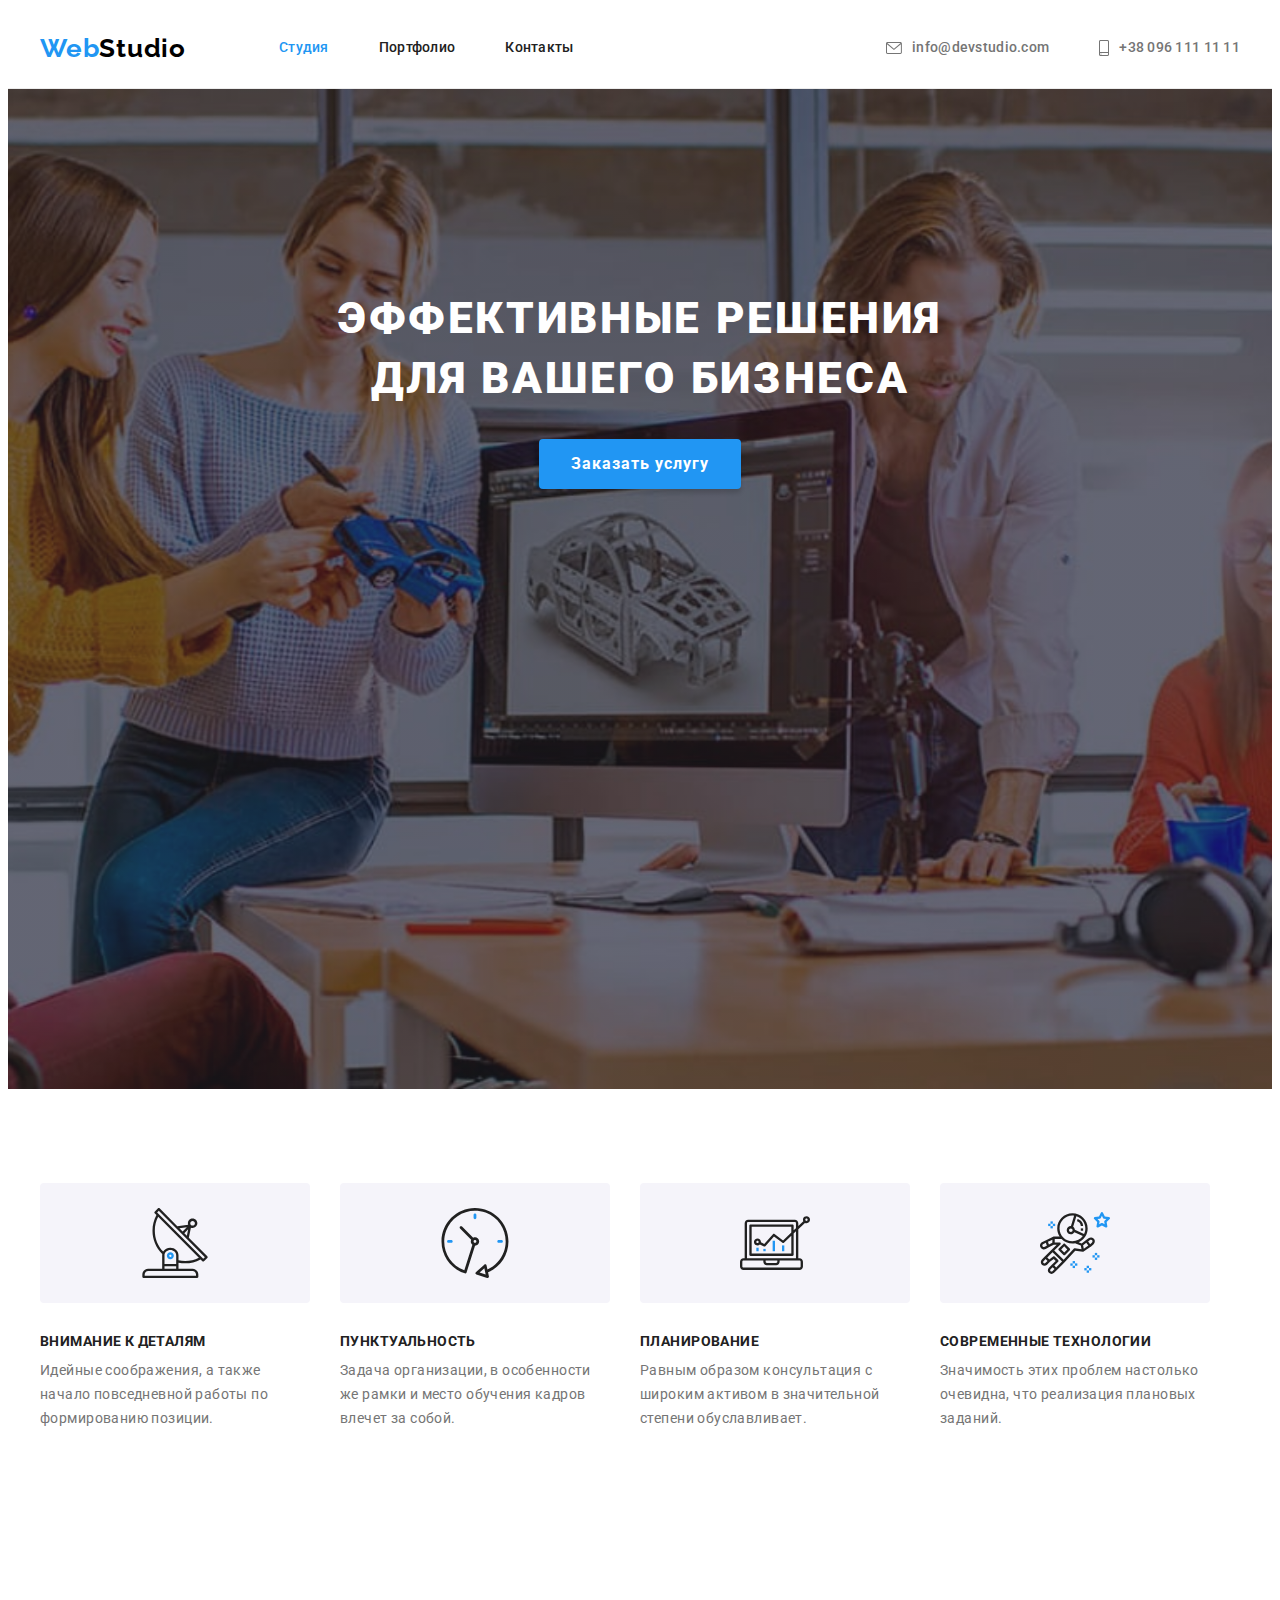
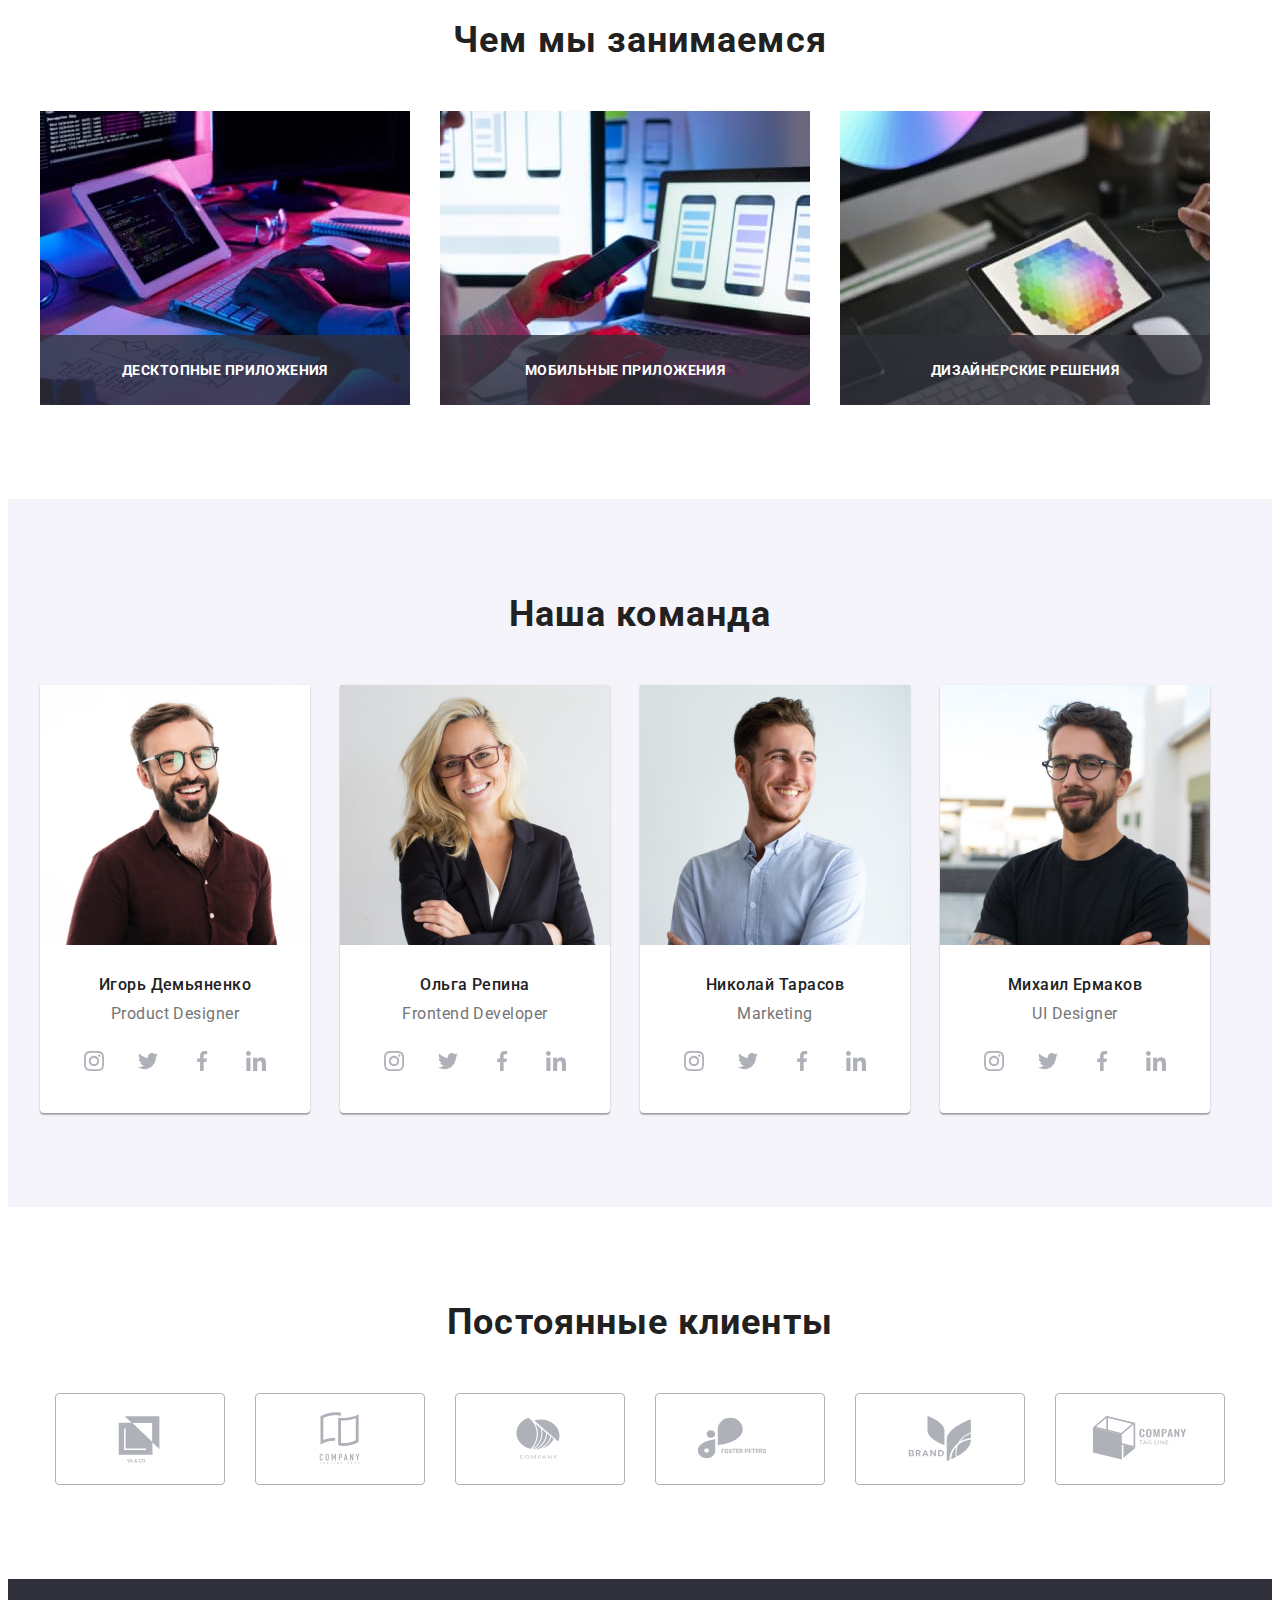
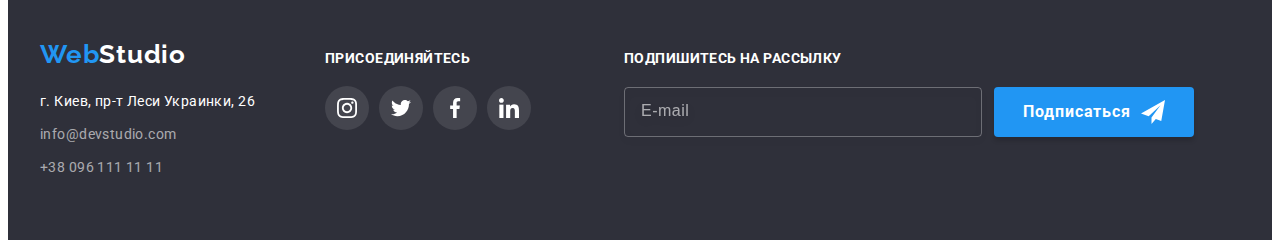
<file: index.html>
<!DOCTYPE html>
<html lang="ru">
  <head>
    <meta charset="UTF-8" />
    <meta http-equiv="X-UA-Compatible" content="IE=edge" />
    <meta name="viewport" content="width=device-width, initial-scale=1.0" />
    <link rel="preconnect" href="https://fonts.googleapis.com" />
    <link rel="preconnect" href="https://fonts.gstatic.com" crossorigin />
    <link
      rel="stylesheet"
      href="https://cdnjs.cloudflare.com/ajax/libs/modern-normalize/1.1.0/modern-normalize.min.css"
      integrity="sha512-wpPYUAdjBVSE4KJnH1VR1HeZfpl1ub8YT/NKx4PuQ5NmX2tKuGu6U/JRp5y+Y8XG2tV+wKQpNHVUX03MfMFn9Q=="
      crossorigin="anonymous"
      referrerpolicy="no-referrer"
    />
    <link
      href="https://fonts.googleapis.com/css2?family=Raleway:wght@700&family=Roboto:wght@400;500;700;900&display=swap"
      rel="stylesheet"
    />
    <title>Document</title>
    <link rel="stylesheet" href="./css/style.css" />
  </head>
  <body>
    <!-- /* ----------HEADER---------- */ -->
    <header class="header">
      <div class="container">
        <nav class="header-nav">
          <a class="header-logo link" lang="en" href="index.html"
            >Web<span class="header-logo-studio">Studio</span>
          </a>
          <ul class="header-list list">
            <li class="header-list-item">
              <div class="hover-icon-position">
                <a href="" class="header-link link current">Студия </a>
                <!-- <span>
                  <svg class="hover-icon" width="48" height="4">
                    <use href="./images/icons/symbol-defs.svg#icon-hover"></use>
                  </svg>
                </span> -->
              </div>
            </li>
            <li class="header-list-item">
              <a href="./portfolio.html" class="header-link link">Портфолио</a>
            </li>
            <li class="header-list-item"><a href="" class="header-link link">Контакты</a></li>
          </ul>
        </nav>
        <ul class="header-adress list">
          <li class="header-adress-item">
            <a href="mailto:info@devstudio.com" class="header-mail link"
              ><svg class="header-adress-icon" width="16" height="12">
                <use href="./images/icons/symbol-defs.svg#icon-envelope"></use></svg
              >info@devstudio.com</a
            >
          </li>
          <li class="header-adress-item">
            <a class="header-tel link" href="tel:+380961111111"
              ><svg class="header-adress-icon" width="10" height="16">
                <use href="./images/icons/symbol-defs.svg#icon-smartphone"></use></svg
              >+38 096 111 11 11</a
            >
          </li>
        </ul>
      </div>
    </header>
    <main>
      <!-- /* ----------HERO---------- */ -->
      <section class="hero">
        <div class="container">
          <h1 class="hero-title">Эффективные решения для вашего бизнеса</h1>
          <button class="hero-btn" data-modal-open>Заказать услугу</button>
        </div>
      </section>
      <!-- /* ----------BENEFITS---------- */ -->
      <section class="benefits">
        <div class="container">
          <h2 class="visually-hidden">преимущества</h2>
          <ul class="benefits-list list">
            <li>
              <div class="benefits-icon-border">
                <svg class="benefits-icon" width="70" height="70">
                  <use href="./images/icons/symbol-defs.svg#icon-antenna"></use>
                </svg>
              </div>
              <h3 class="benefits-title">Внимание к деталям</h3>
              <p class="benefits-text">
                Идейные соображения, а также начало повседневной работы по формированию позиции.
              </p>
            </li>
            <li>
              <div class="benefits-icon-border">
                <svg class="benefits-icon" width="70" height="70">
                  <use href="./images/icons/symbol-defs.svg#icon-clock"></use>
                </svg>
              </div>
              <h3 class="benefits-title">Пунктуальность</h3>
              <p class="benefits-text">
                Задача организации, в особенности же рамки и место обучения кадров влечет за собой.
              </p>
            </li>

            <li>
              <div class="benefits-icon-border">
                <svg class="benefits-icon" width="70" height="70">
                  <use href="./images/icons/symbol-defs.svg#icon-diagram"></use>
                </svg>
              </div>
              <h3 class="benefits-title">Планирование</h3>
              <p class="benefits-text">
                Равным образом консультация с широким активом в значительной степени обуславливает.
              </p>
            </li>
            <li>
              <div class="benefits-icon-border">
                <svg class="benefits-icon" width="70" height="70">
                  <use href="./images/icons/symbol-defs.svg#icon-astronaut"></use>
                </svg>
              </div>
              <h3 class="benefits-title">Современные технологии</h3>
              <p class="benefits-text">
                Значимость этих проблем настолько очевидна, что реализация плановых заданий.
              </p>
            </li>
          </ul>
        </div>
      </section>
      <!-- /* ----------ABOUT---------- */ -->
      <section class="about">
        <div class="container">
          <h2 class="about-title">Чем мы занимаемся</h2>
          <ul class="abot-list list">
            <li class="about-list-item">
              <div class="thumb">
                <img src="./images/img-1.jpg" alt="програміст пише код" width="370" height="294" />
                <div class="about-list-overlay">
                  <h3 class="about-pre-title">Десктопные приложения</h3>
                </div>
              </div>
            </li>
            <li class="about-list-item">
              <div class="thumb">
                <img
                  src="./images/img-2.jpg"
                  alt="програміст оптимізовує сайт під мобільну версію"
                  width="370"
                  height="294"
                />
                <div class="about-list-overlay">
                  <h3 class="about-pre-title">Мобильные приложения</h3>
                </div>
              </div>
            </li>
            <li class="about-list-item">
              <div class="thumb">
                <img
                  src="./images/img-3.jpg"
                  alt="програміст обирає колір з палітри"
                  width="370"
                  height="294"
                />
                <div class="about-list-overlay">
                  <h3 class="about-pre-title">Дизайнерские решения</h3>
                </div>
              </div>
            </li>
          </ul>
        </div>
      </section>
      <!-- /* ----------TEAM---------- */ -->
      <section class="team">
        <div class="container">
          <h2 class="team-title">Наша команда</h2>
          <ul class="team-list list">
            <li class="team-list-item">
              <img
                src="./images/workers/worker-img-1.jpg"
                alt="фото працівника"
                width="270"
                height="260"
              />
              <div class="worker-data">
                <h3 class="worker">Игорь Демьяненко</h3>
                <p lang="an" class="position">Product Designer</p>
                <ul class="workers-soc-list list">
                  <li class="workers-soc-item">
                    <a href="" class="workers-soc-link link">
                      <svg class="workers-soc-icon" width="20" height="20">
                        <use href="./images/icons/symbol-defs.svg#icon-instagram"></use></svg
                    ></a>
                  </li>
                  <li class="workers-soc-item">
                    <a href="" class="workers-soc-link link"
                      ><svg class="workers-soc-icon" width="20" height="20">
                        <use href="./images/icons/symbol-defs.svg#icon-twitter"></use></svg
                    ></a>
                  </li>
                  <li class="workers-soc-item">
                    <a href="" class="workers-soc-link link"
                      ><svg class="workers-soc-icon" width="20" height="20">
                        <use href="./images/icons/symbol-defs.svg#icon-facebook"></use></svg
                    ></a>
                  </li>
                  <li class="workers-soc-item">
                    <a href="" class="workers-soc-link link"
                      ><svg class="workers-soc-icon" width="20" height="20">
                        <use href="./images/icons/symbol-defs.svg#icon-linkedin"></use></svg
                    ></a>
                  </li>
                </ul>
              </div>
            </li>
            <li class="team-list-item">
              <img
                src="./images/workers/worker-img-2.jpg"
                alt="фото працівника"
                width="270"
                height="260"
              />
              <div class="worker-data">
                <h3 class="worker">Ольга Репина</h3>
                <p lang="an" class="position">Frontend Developer</p>
                <ul class="workers-soc-list list">
                  <li class="workers-soc-item">
                    <a href="" class="workers-soc-link link">
                      <svg class="workers-soc-icon" width="20" height="20">
                        <use href="./images/icons/symbol-defs.svg#icon-instagram"></use></svg
                    ></a>
                  </li>
                  <li class="workers-soc-item">
                    <a href="" class="workers-soc-link link"
                      ><svg class="workers-soc-icon" width="20" height="20">
                        <use href="./images/icons/symbol-defs.svg#icon-twitter"></use></svg
                    ></a>
                  </li>
                  <li class="workers-soc-item">
                    <a href="" class="workers-soc-link link"
                      ><svg class="workers-soc-icon" width="20" height="20">
                        <use href="./images/icons/symbol-defs.svg#icon-facebook"></use></svg
                    ></a>
                  </li>
                  <li class="workers-soc-item">
                    <a href="" class="workers-soc-link link"
                      ><svg class="workers-soc-icon" width="20" height="20">
                        <use href="./images/icons/symbol-defs.svg#icon-linkedin"></use></svg
                    ></a>
                  </li>
                </ul>
              </div>
            </li>
            <li class="team-list-item">
              <img
                src="./images/workers/worker-img-3.jpg"
                alt="фото працівника"
                width="270"
                height="260"
              />
              <div class="worker-data">
                <h3 class="worker">Николай Тарасов</h3>
                <p lang="an" class="position">Marketing</p>
                <ul class="workers-soc-list list">
                  <li class="workers-soc-item">
                    <a href="" class="workers-soc-link link">
                      <svg class="workers-soc-icon" width="20" height="20">
                        <use href="./images/icons/symbol-defs.svg#icon-instagram"></use></svg
                    ></a>
                  </li>
                  <li class="workers-soc-item">
                    <a href="" class="workers-soc-link link"
                      ><svg class="workers-soc-icon" width="20" height="20">
                        <use href="./images/icons/symbol-defs.svg#icon-twitter"></use></svg
                    ></a>
                  </li>
                  <li class="workers-soc-item">
                    <a href="" class="workers-soc-link link"
                      ><svg class="workers-soc-icon" width="20" height="20">
                        <use href="./images/icons/symbol-defs.svg#icon-facebook"></use></svg
                    ></a>
                  </li>
                  <li class="workers-soc-item">
                    <a href="" class="workers-soc-link link"
                      ><svg class="workers-soc-icon" width="20" height="20">
                        <use href="./images/icons/symbol-defs.svg#icon-linkedin"></use></svg
                    ></a>
                  </li>
                </ul>
              </div>
            </li>
            <li class="team-list-item">
              <img
                src="./images/workers/worker-img-4.jpg"
                alt="фото працівника"
                width="270"
                height="260"
              />
              <div class="worker-data">
                <h3 class="worker">Михаил Ермаков</h3>
                <p lang="an" class="position">UI Designer</p>
                <ul class="workers-soc-list list">
                  <li class="workers-soc-item">
                    <a href="" class="workers-soc-link link">
                      <svg class="workers-soc-icon" width="20" height="20">
                        <use href="./images/icons/symbol-defs.svg#icon-instagram"></use></svg
                    ></a>
                  </li>
                  <li class="workers-soc-item">
                    <a href="" class="workers-soc-link link"
                      ><svg class="workers-soc-icon" width="20" height="20">
                        <use href="./images/icons/symbol-defs.svg#icon-twitter"></use></svg
                    ></a>
                  </li>
                  <li class="workers-soc-item">
                    <a href="" class="workers-soc-link link"
                      ><svg class="workers-soc-icon" width="20" height="20">
                        <use href="./images/icons/symbol-defs.svg#icon-facebook"></use></svg
                    ></a>
                  </li>
                  <li class="workers-soc-item">
                    <a href="" class="workers-soc-link link"
                      ><svg class="workers-soc-icon" width="20" height="20">
                        <use href="./images/icons/symbol-defs.svg#icon-linkedin"></use></svg
                    ></a>
                  </li>
                </ul>
              </div>
            </li>
          </ul>
        </div>
      </section>

      <!-- /* ----------CUSTOMERS---------- */ -->
      <section class="customers">
        <div class="container">
          <h2 class="customers-title">Постоянные клиенты</h2>
          <ul class="customers-list list">
            <li class="customers-list-item">
              <a href="" class="customers-link link">
                <svg class="customers-icon" width="106" height="60">
                  <use href="./images/icons/symbol-defs.svg#icon-company-1"></use>
                </svg>
              </a>
            </li>
            <li class="customers-list-item">
              <a href="" class="customers-link link"
                ><svg class="customers-icon" width="106" height="60">
                  <use href="./images/icons/symbol-defs.svg#icon-company-2"></use></svg
              ></a>
            </li>
            <li class="customers-list-item">
              <a href="" class="customers-link link"
                ><svg class="customers-icon" width="106" height="60">
                  <use href="./images/icons/symbol-defs.svg#icon-company-3"></use></svg
              ></a>
            </li>
            <li class="customers-list-item">
              <a href="" class="customers-link link"
                ><svg class="customers-icon" width="106" height="60">
                  <use href="./images/icons/symbol-defs.svg#icon-company-4"></use></svg
              ></a>
            </li>
            <li class="customers-list-item">
              <a href="" class="customers-link link"
                ><svg class="customers-icon" width="106" height="60">
                  <use href="./images/icons/symbol-defs.svg#icon-company-5"></use></svg
              ></a>
            </li>
            <li class="customers-list-item">
              <a href="" class="customers-link link"
                ><svg class="customers-icon" width="106" height="60">
                  <use href="./images/icons/symbol-defs.svg#icon-company-6"></use></svg
              ></a>
            </li>
          </ul>
        </div>
      </section>
    </main>
    <!-- /* ----------FOOTER---------- */ -->
    <footer class="footer">
      <div class="container">
        <div class="footer-logo-adress">
          <a class="footer-logo link" lang="en" href="index.html"
            >Web<span class="footer-logo-studio">Studio</span></a
          >
          <address>
            <ul class="footer-adress list">
              <li class="footer-adress-item">
                <a
                  class="footer-adress link"
                  href="https://goo.gl/maps/LGsZiP8AUQfU9xcZ6"
                  target="-blank"
                  rel="noopener noreferrer"
                  >г. Киев, пр-т Леси Украинки, 26</a
                >
              </li>
              <li class="footer-adress-item">
                <a class="footer-mail link" href="mailto:info@devstudio.com">info@devstudio.com</a>
              </li>
              <li class="footer-adress-item">
                <a class="footer-tel link" href="tel:+380961111111">+38 096 111 11 11</a>
              </li>
            </ul>
          </address>
        </div>
        <div class="footer-soc">
          <h3 class="join">присоединяйтесь</h3>
          <ul class="footer-soc-list list">
            <li class="footer-soc-item">
              <a href="" class="footer-soc-link link">
                <svg class="footer-soc-icon" width="20" height="20">
                  <use href="./images/icons/symbol-defs.svg#icon-instagram"></use></svg
              ></a>
            </li>
            <li class="footer-soc-item">
              <a href="" class="footer-soc-link link"
                ><svg class="footer-soc-icon" width="20" height="20">
                  <use href="./images/icons/symbol-defs.svg#icon-twitter"></use></svg
              ></a>
            </li>
            <li class="footer-soc-item">
              <a href="" class="footer-soc-link link"
                ><svg class="footer-soc-icon" width="20" height="20">
                  <use href="./images/icons/symbol-defs.svg#icon-facebook"></use></svg
              ></a>
            </li>
            <li class="footer-soc-item">
              <a href="" class="footer-soc-link link"
                ><svg class="footer-soc-icon" width="20" height="20">
                  <use href="./images/icons/symbol-defs.svg#icon-linkedin"></use></svg
              ></a>
            </li>
          </ul>
        </div>
        <div class="mailing">
          <h3 class="mailing-title">Подпишитесь на рассылку</h3>
          <form class="footer-form">
            <div class="footer-form-field">
              <div class="input-wrap">
                <input type="email" placeholder="E-mail" name="user-email" class="footer-input" />
              </div>
              <button type="submit" class="subscribe-btn">
                Подписаться<svg class="subscribe-btn-icon" width="24" height="24">
                  <use href="./images/icons/symbol-defs.svg#icon-icon-send"></use>
                </svg>
              </button>
            </div>
          </form>
        </div>
      </div>
    </footer>

    <!-- /* ----------MODAL---------- */ -->

    <div class="backdrop is-hidden" data-modal>
      <div class="modal">
        <button class="modal-close-btn" data-modal-close>
          <svg class="modal-close-icon" width="18" height="18">
            <use href="./images/icons/symbol-defs.svg#icon-close-black-18dp-2-1"></use>
          </svg>
        </button>
        <p class="modal-title">Оставьте свои данные, мы вам перезвоним</p>
        <form class="modal-form">
          <div class="form-field">
            <label class="input-label" for="user-name">Имя</label>
            <div class="input-wrap">
              <input
                type="text"
                placeholder=""
                name="user-name"
                class="modal-input"
                required
                id="user-name"
              /><svg class="input-icon" width="18" height="18">
                <use href="./images/icons/symbol-defs.svg#icon-person-black-18dp-1"></use>
              </svg>
            </div>
          </div>
          <div class="form-field">
            <label class="input-label" for="user-tel">Телефон</label>
            <div class="input-wrap">
              <input
                type="tel"
                placeholder=""
                class="modal-input"
                name="user-tel"
                required
                id="user-tel"
              /><svg class="input-icon" width="18" height="18">
                <use href="./images/icons/symbol-defs.svg#icon-phone-black-18dp-1"></use>
              </svg>
            </div>
          </div>
          <div class="form-field">
            <label class="input-label" for="user-email">Почта</label>
            <div class="input-wrap">
              <input
                type="email"
                placeholder=""
                name="user-email"
                class="modal-input"
                id="user-email"
              />
              <svg class="input-icon" width="18" height="18">
                <use href="./images/icons/symbol-defs.svg#icon-email-black-18dp-1"></use>
              </svg>
            </div>
          </div>
          <div class="form-field-text">
            <label class="input-label" for="user-text">Комментарий</label>
            <textarea
              class="modal-text"
              name="user-text"
              id="user-text"
              placeholder="Введите текст"
            ></textarea>
          </div>
          <div class="form-field">
            <input
              type="checkbox"
              class="modal-check visually-hidden"
              id="modal-check"
              name="privacy-check"
            />
            <label for="modal-check" class="modal-check-text">
              <span>
                <svg class="check-icon" width="16" height="15">
                  <use href="./images/icons/symbol-defs.svg#icon-Vector"></use>
                </svg>
              </span>
              Соглашаюсь с рассылкой и принимаю <a href="" class="conditions"> Условия договора</a>
            </label>
          </div>
          <button type="submit" class="submit-btn">Отправить</button>
        </form>
      </div>
    </div>
    <script src="./js/modal.js"></script>
  </body>
</html>
</file>
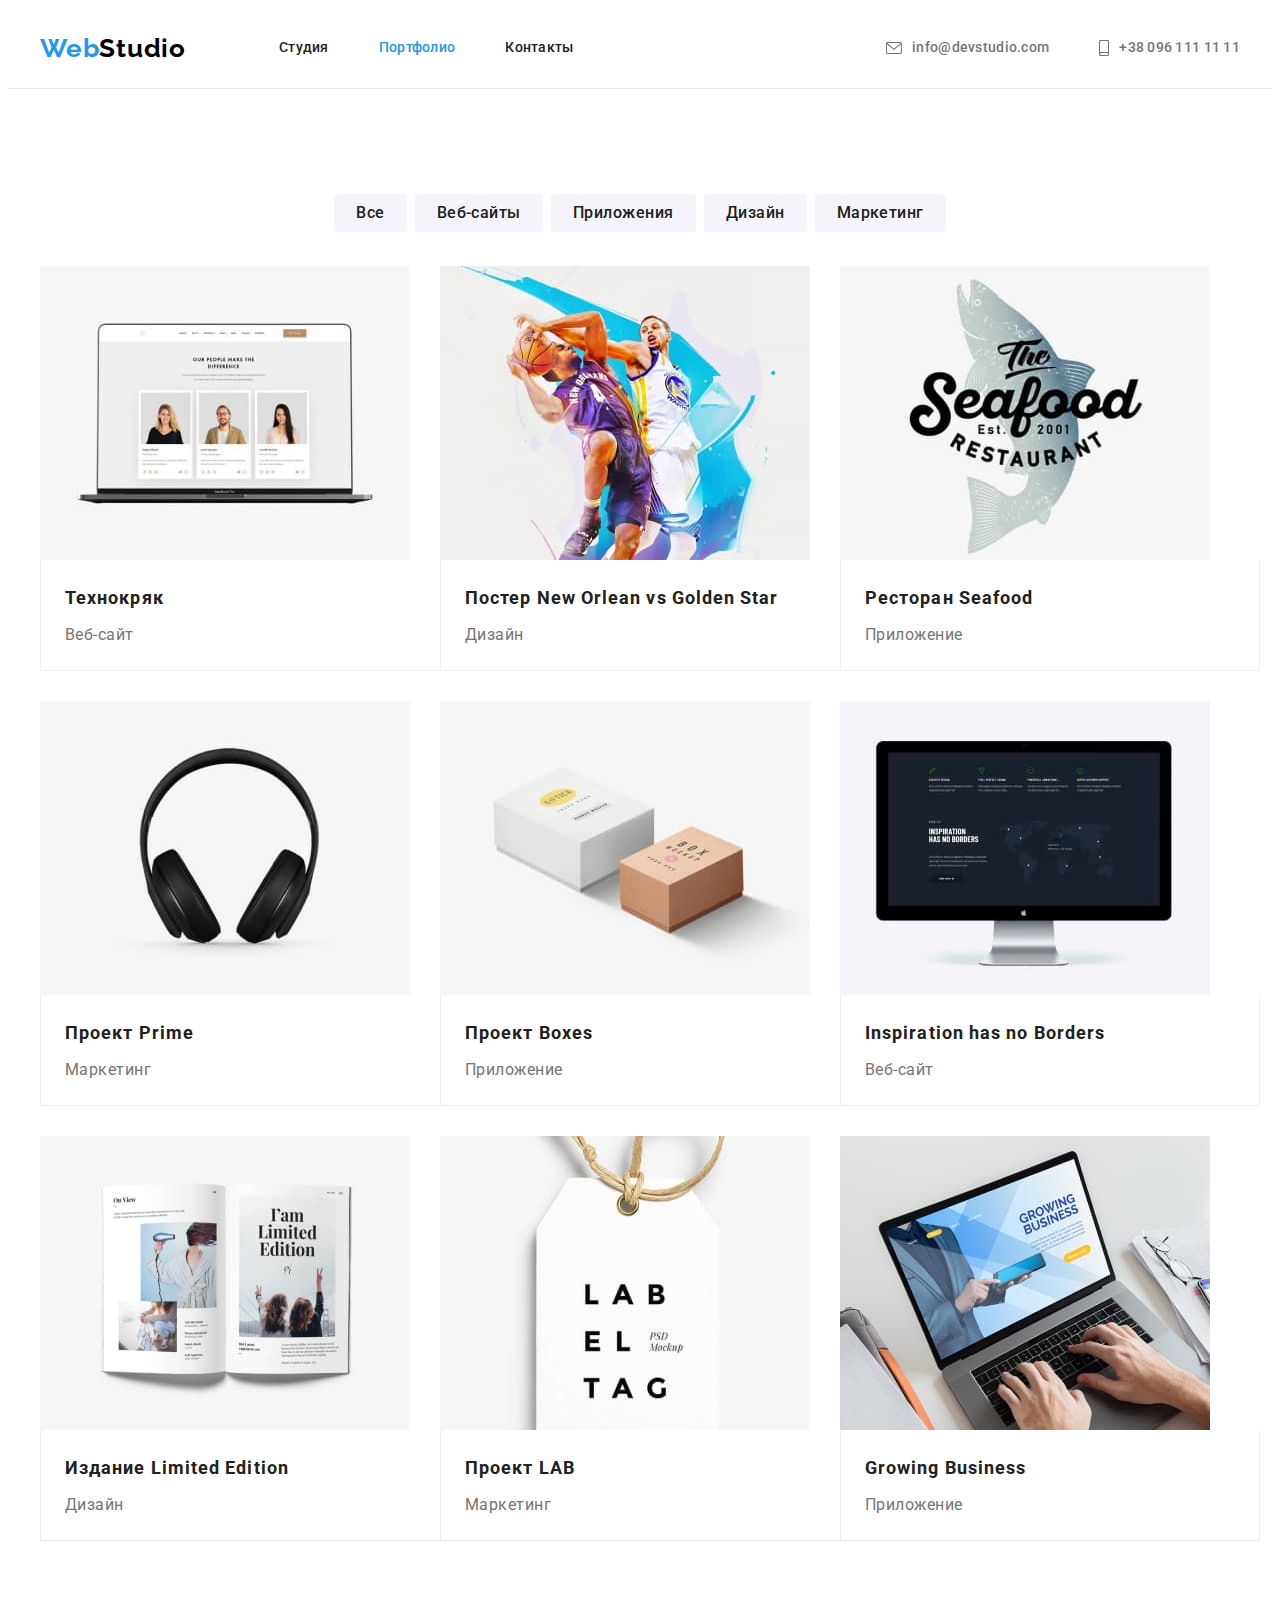
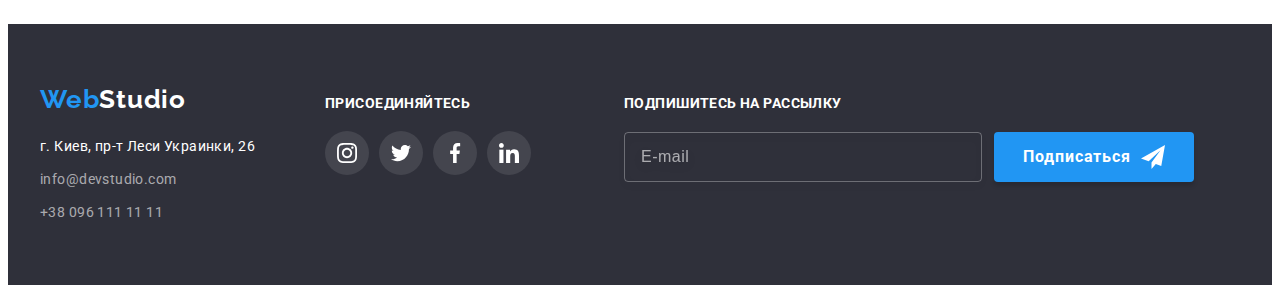
<file: portfolio.html>
<!DOCTYPE html>
<html lang="ru">
  <head>
    <meta charset="UTF-8" />
    <meta http-equiv="X-UA-Compatible" content="IE=edge" />
    <meta name="viewport" content="width=device-width, initial-scale=1.0" />
    <link rel="preconnect" href="https://fonts.googleapis.com" />
    <link rel="preconnect" href="https://fonts.gstatic.com" crossorigin />
    <link
      rel="stylesheet"
      href="https://cdnjs.cloudflare.com/ajax/libs/modern-normalize/1.1.0/modern-normalize.min.css"
      integrity="sha512-wpPYUAdjBVSE4KJnH1VR1HeZfpl1ub8YT/NKx4PuQ5NmX2tKuGu6U/JRp5y+Y8XG2tV+wKQpNHVUX03MfMFn9Q=="
      crossorigin="anonymous"
      referrerpolicy="no-referrer"
    />
    <link
      href="https://fonts.googleapis.com/css2?family=Raleway:wght@700&family=Roboto:wght@400;500;700;900&display=swap"
      rel="stylesheet"
    />
    <title>Document</title>
    <link rel="stylesheet" href="./css/style.css" />
  </head>
  <body>
    <!-- /* ----------HEADER---------- */ -->
    <header class="header">
      <div class="container">
        <nav class="header-nav">
          <a class="header-logo link" lang="en" href="index.html"
            >Web<span class="header-logo-studio">Studio</span>
          </a>
          <ul class="header-list list">
            <li class="header-list-item">
              <a href="./index.html" class="header-link link">Студия</a>
            </li>
            <li class="header-list-item">
              <div class="hover-icon-position">
                <a href="./portfolio.html" class="header-link link current">Портфолио</a>
                <!-- <span>
                  <svg class="hover-icon" width="78" height="4">
                    <use href="./images/icons/symbol-defs.svg#icon-hover"></use>
                  </svg>
                </span> -->
              </div>
            </li>
            <li class="header-list-item"><a href="" class="header-link link">Контакты</a></li>
          </ul>
        </nav>
        <ul class="header-adress list">
          <li class="header-adress-item">
            <a href="mailto:info@devstudio.com" class="header-mail link"
              ><svg class="header-adress-icon" width="16" height="12">
                <use href="./images/icons/symbol-defs.svg#icon-envelope"></use></svg
              >info@devstudio.com</a
            >
          </li>
          <li class="header-adress-item">
            <a class="header-tel link" href="tel:+380961111111"
              ><svg class="header-adress-icon" width="10" height="16">
                <use href="./images/icons/symbol-defs.svg#icon-smartphone"></use></svg
              >+38 096 111 11 11</a
            >
          </li>
        </ul>
      </div>
    </header>
    <main>
      <!-- /* ----------PORTFOLIO---------- */ -->
      <section class="portfolio">
        <div class="container">
          <h2 class="visually-hidden">Портфолио</h2>
          <ul class="filter-list list">
            <li><button type="button" class="filter-list-btn">Все</button></li>
            <li><button type="button" class="filter-list-btn">Веб-сайты</button></li>
            <li><button type="button" class="filter-list-btn">Приложения</button></li>
            <li><button type="button" class="filter-list-btn">Дизайн</button></li>
            <li><button type="button" class="filter-list-btn">Маркетинг</button></li>
          </ul>
          <ul class="work-list list">
            <li class="work-list-item">
              <a href="" class="work-list-link link">
                <div class="work-list-thumb">
                  <img
                    src="./images/portfolio/portfolio-img-1.jpg"
                    alt="сторінка на екрані лаптопа"
                    width="370"
                    height="294"
                  />
                  <div class="work-list-overlay">
                    <p class="work-overlay-text">
                      Ресурс предлагает комплексные предложения с разным уровнем функционала и
                      сервисов. Все это позволит посетителю получить исчерпывающие сведения о
                      компании или частном лице.
                    </p>
                  </div>
                </div>
                <div class="description">
                  <h3 class="work-list-title">Технокряк</h3>
                  <p class="work-list-product">Веб-сайт</p>
                </div>
              </a>
            </li>

            <li class="work-list-item">
              <a href="" class="work-list-link link"
                ><div class="work-list-thumb">
                  <img
                    src="./images/portfolio/portfolio-img-2.jpg"
                    alt="два баскетболіста"
                    width="370"
                    height="294"
                  />
                  <div class="work-list-overlay">
                    <p class="work-overlay-text">
                      Ресурс предлагает комплексные предложения с разным уровнем функционала и
                      сервисов. Все это позволит посетителю получить исчерпывающие сведения о
                      компании или частном лице.
                    </p>
                  </div>
                </div>
                <div class="description">
                  <h3 class="work-list-title">Постер New Orlean vs Golden Star</h3>
                  <p class="work-list-product">Дизайн</p>
                </div></a
              >
            </li>
            <li class="work-list-item">
              <a href="" class="work-list-link link"
                ><div class="work-list-thumb">
                  <img
                    src="./images/portfolio/portfolio-img-3.jpg"
                    alt="лого ресторану"
                    width="370"
                    height="294"
                  />
                  <div class="work-list-overlay">
                    <p class="work-overlay-text">
                      Ресурс предлагает комплексные предложения с разным уровнем функционала и
                      сервисов. Все это позволит посетителю получить исчерпывающие сведения о
                      компании или частном лице.
                    </p>
                  </div>
                </div>
                <div class="description">
                  <h3 class="work-list-title">Ресторан Seafood</h3>
                  <p class="work-list-product">Приложение</p>
                </div></a
              >
            </li>
            <li class="work-list-item">
              <a href="" class="work-list-link link"
                ><div class="work-list-thumb">
                  <img
                    src="./images/portfolio/portfolio-img-4.jpg"
                    alt="навушники"
                    width="370"
                    height="294"
                  />
                  <div class="work-list-overlay">
                    <p class="work-overlay-text">
                      Ресурс предлагает комплексные предложения с разным уровнем функционала и
                      сервисов. Все это позволит посетителю получить исчерпывающие сведения о
                      компании или частном лице.
                    </p>
                  </div>
                </div>
                <div class="description">
                  <h3 class="work-list-title">Проект Prime</h3>
                  <p class="work-list-product">Маркетинг</p>
                </div></a
              >
            </li>
            <li class="work-list-item">
              <a href="" class="work-list-link link"
                ><div class="work-list-thumb">
                  <img
                    src="./images/portfolio/portfolio-img-5.jpg"
                    alt="дві картонні коробки"
                    width="370"
                    height="294"
                  />
                  <div class="work-list-overlay">
                    <p class="work-overlay-text">
                      Ресурс предлагает комплексные предложения с разным уровнем функционала и
                      сервисов. Все это позволит посетителю получить исчерпывающие сведения о
                      компании или частном лице.
                    </p>
                  </div>
                </div>
                <div class="description">
                  <h3 class="work-list-title">Проект Boxes</h3>
                  <p class="work-list-product">Приложение</p>
                </div></a
              >
            </li>
            <li class="work-list-item">
              <a href="" class="work-list-link link"
                ><div class="work-list-thumb">
                  <img
                    src="./images/portfolio/portfolio-img-6.jpg"
                    alt="сторінка на моніторі"
                    width="370"
                    height="294"
                  />
                  <div class="work-list-overlay">
                    <p class="work-overlay-text">
                      Ресурс предлагает комплексные предложения с разным уровнем функционала и
                      сервисов. Все это позволит посетителю получить исчерпывающие сведения о
                      компании или частном лице.
                    </p>
                  </div>
                </div>
                <div class="description">
                  <h3 class="work-list-title">Inspiration has no Borders</h3>
                  <p class="work-list-product">Веб-сайт</p>
                </div></a
              >
            </li>
            <li class="work-list-item">
              <a href="" class="work-list-link link"
                ><div class="work-list-thumb">
                  <img
                    src="./images/portfolio/portfolio-img-7.jpg"
                    alt="журнал"
                    width="370"
                    height="294"
                  />
                  <div class="work-list-overlay">
                    <p class="work-overlay-text">
                      Ресурс предлагает комплексные предложения с разным уровнем функционала и
                      сервисов. Все это позволит посетителю получить исчерпывающие сведения о
                      компании или частном лице.
                    </p>
                  </div>
                </div>
                <div class="description">
                  <h3 class="work-list-title">Издание Limited Edition</h3>
                  <p class="work-list-product">Дизайн</p>
                </div></a
              >
            </li>
            <li class="work-list-item">
              <a href="" class="work-list-link link"
                ><div class="work-list-thumb">
                  <img
                    src="./images/portfolio/portfolio-img-8.jpg"
                    alt="лого компанії"
                    width="370"
                    height="294"
                  />
                  <div class="work-list-overlay">
                    <p class="work-overlay-text">
                      Ресурс предлагает комплексные предложения с разным уровнем функционала и
                      сервисов. Все это позволит посетителю получить исчерпывающие сведения о
                      компании или частном лице.
                    </p>
                  </div>
                </div>
                <div class="description">
                  <h3 class="work-list-title">Проект LAB</h3>
                  <p class="work-list-product">Маркетинг</p>
                </div></a
              >
            </li>
            <li class="work-list-item">
              <a href="" class="work-list-link link"
                ><div class="work-list-thumb">
                  <img
                    src="./images/portfolio/portfolio-img-9.jpg"
                    alt="додаток на екрані лаптопа"
                    width="370"
                    height="294"
                  />
                  <div class="work-list-overlay">
                    <p class="work-overlay-text">
                      Ресурс предлагает комплексные предложения с разным уровнем функционала и
                      сервисов. Все это позволит посетителю получить исчерпывающие сведения о
                      компании или частном лице.
                    </p>
                  </div>
                </div>
                <div class="description">
                  <h3 class="work-list-title">Growing Business</h3>
                  <p class="work-list-product">Приложение</p>
                </div></a
              >
            </li>
          </ul>
        </div>
      </section>
    </main>
    <!-- /* ----------FOOTER---------- */ -->
    <footer class="footer">
      <div class="container">
        <div class="footer-logo-adress">
          <a class="footer-logo link" lang="en" href="index.html"
            >Web<span class="footer-logo-studio">Studio</span></a
          >
          <address>
            <ul class="footer-adress list">
              <li class="footer-adress-item">
                <a
                  class="footer-adress link"
                  href="https://goo.gl/maps/LGsZiP8AUQfU9xcZ6"
                  target="-blank"
                  rel="noopener noreferrer"
                  >г. Киев, пр-т Леси Украинки, 26</a
                >
              </li>
              <li class="footer-adress-item">
                <a class="footer-mail link" href="mailto:info@devstudio.com">info@devstudio.com</a>
              </li>
              <li class="footer-adress-item">
                <a class="footer-tel link" href="tel:+380961111111">+38 096 111 11 11</a>
              </li>
            </ul>
          </address>
        </div>
        <div class="footer-soc">
          <h3 class="join">присоединяйтесь</h3>
          <ul class="footer-soc-list list">
            <li class="footer-soc-item">
              <a href="" class="footer-soc-link link">
                <svg class="footer-soc-icon" width="20" height="20">
                  <use href="./images/icons/symbol-defs.svg#icon-instagram"></use></svg
              ></a>
            </li>
            <li class="footer-soc-item">
              <a href="" class="footer-soc-link link"
                ><svg class="footer-soc-icon" width="20" height="20">
                  <use href="./images/icons/symbol-defs.svg#icon-twitter"></use></svg
              ></a>
            </li>
            <li class="footer-soc-item">
              <a href="" class="footer-soc-link link"
                ><svg class="footer-soc-icon" width="20" height="20">
                  <use href="./images/icons/symbol-defs.svg#icon-facebook"></use></svg
              ></a>
            </li>
            <li class="footer-soc-item">
              <a href="" class="footer-soc-link link"
                ><svg class="footer-soc-icon" width="20" height="20">
                  <use href="./images/icons/symbol-defs.svg#icon-linkedin"></use></svg
              ></a>
            </li>
          </ul>
        </div>
        <div class="mailing">
          <h3 class="mailing-title">Подпишитесь на рассылку</h3>
          <form class="footer-form">
            <div class="footer-form-field">
              <div class="input-wrap">
                <input
                  type="email"
                  placeholder="E-mail"
                  name="user-email"
                  class="footer-input"
                  id="user-email"
                />
              </div>
              <button type="submit" class="subscribe-btn">
                Подписаться<svg class="subscribe-btn-icon" width="24" height="24">
                  <use href="./images/icons/symbol-defs.svg#icon-icon-send"></use>
                </svg>
              </button>
            </div>
          </form>
        </div>
      </div>
    </footer>
  </body>
</html>
</file>
<file: css/style.css>
:root {
  --first-title-color: #ffffff;
  --second-title-color: #212121;
  --second-font-color: #212121;
  --adress-font-color: #757575;
  --focus-font-color: #2196f3;
  --accent-backgraund-color: #2f303a;
}
p,
h1,
h2,
h3,
h4,
h5,
h6 {
  margin: 0;
}
ul,
ol {
  margin: 0;
  padding-left: 0;
}
img {
  display: block;
  min-width: 100%;
  height: auto;
}
body {
  font-family: 'Roboto', sans-serif;
  color: #757575;
}
section {
  padding-top: 94px;
  padding-bottom: 94px;
  /* outline: 2px solid teal; */
}
.list {
  list-style: none;
}
.link {
  text-decoration: none;
}
.container {
  width: 1200px;
  padding-left: 15px;
  padding-right: 15px;
  margin: 0 auto;
  /* outline: 2px solid red; */
}

.visually-hidden {
  position: absolute;
  width: 1px;
  height: 1px;
  margin: -1px;
  border: 0;
  padding: 0;

  white-space: nowrap;
  clip-path: inset(100%);
  clip: rect(0 0 0 0);
  overflow: hidden;
}

/* ----------HEADER----------  */

.header {
  border-bottom: 1px solid #ececec;
}
.header > .container {
  display: flex;
  align-items: center;
}
.header-nav {
  display: flex;
  align-items: center;
}
.header-list {
  display: flex;
}
.header-list-item:not(:last-child) {
  margin-right: 50px;
}
.header-adress {
  display: flex;
  margin-left: auto;
}
.header-mail,
.header-tel {
  padding-top: 32px;
  padding-bottom: 32px;
}
.header-adress > li + li {
  margin-left: 50px;
}
.header-link {
  display: block;
  padding-top: 32px;
  padding-bottom: 32px;
  position: relative;
}

.header-link .link .header {
  background-color: #ffffff;
}
/* .hover-icon {
  position: absolute;
  bottom: 0;
  left: 0;
  fill: var(--focus-font-color);
} */
.header-logo {
  font-family: 'Raleway';
  font-weight: 700;
  font-size: 26px;
  line-height: 1.19;
  letter-spacing: 0.03em;
  color: var(--focus-font-color);
  display: block;
  margin-right: 93px;
}
.header-logo-studio {
  color: #000000;
}

.header-link {
  font-weight: 500;
  font-size: 14px;
  line-height: 1.14;
  letter-spacing: 0.02em;
  color: var(--second-font-color);
  transition: color 250ms cubic-bezier(0.4, 0, 0.2, 1);
}
.header-link:hover {
  color: var(--focus-font-color);
}
.header-link:focus {
  color: var(--focus-font-color);
  /* outline: none; */
}
.current {
  color: var(--focus-font-color);
}
.header-mail,
.header-tel {
  font-weight: 500;
  font-size: 14px;
  line-height: 1.14;
  letter-spacing: 0.02em;
  color: var(--adress-font-color);
  display: flex;
  align-items: center;
  transition: color 250ms cubic-bezier(0.4, 0, 0.2, 1);
}
.header-mail:hover,
.header-mail:focus {
  color: var(--focus-font-color);
  /* outline: none; */
}
/* .header-tel {
  font-weight: 500;
  font-size: 14px;
  line-height: 1.14;
  letter-spacing: 0.02em;
  color: var(--adress-font-color);
  display: flex;
  align-items: center;
} */
.header-tel:hover,
.header-tel:focus {
  color: var(--focus-font-color);
  /* outline: none; */
}

.header-adress-icon {
  margin-right: 10px;
  fill: currentColor;
}

/* ----------HERO----------  */

.hero {
  max-width: 1600px;
  height: 600px;
  padding-top: 200px;
  padding-bottom: 200px;
  text-align: center;
  background-image: linear-gradient(rgba(47, 48, 58, 0.4), rgba(47, 48, 58, 0.4)),
    url('../images/hero-background.jpg');
  background-color: #c4c4c4;
  background-repeat: no-repeat;
  background-position: center;
  background-size: cover;
  margin-right: auto;
  margin-left: auto;
}
.hero-title {
  width: 696px;
  font-weight: 900;
  font-size: 44px;
  line-height: 1.36;
  text-align: center;
  letter-spacing: 0.06em;
  text-transform: uppercase;
  color: var(--first-title-color);
  margin: 0 auto;
  margin-bottom: 30px;
}
.hero-btn {
  font-family: inherit;
  font-weight: 700;
  font-size: 16px;
  line-height: 1.88;
  letter-spacing: 0.06em;
  color: #ffffff;
  background: #2196f3;
  box-shadow: 0px 4px 4px rgba(0, 0, 0, 0.15);
  border-radius: 4px;
  padding: 10px 32px;
  border: 0;
  transition: background 250ms cubic-bezier(0.4, 0, 0.2, 1);
  cursor: pointer;
}
.hero-btn:hover,
.hero-btn:focus {
  background: #188ce8;
}

/* ----------BENEFITS----------  */

.benefits {
  max-width: 1600px;
  margin-right: auto;
  margin-left: auto;
}
.benefits-list {
  display: flex;
}
.benefits-list > li:not(:first-child) {
  margin-left: 30px;
}
.benefits-list li {
  width: 270px;
}
.benefits-icon-border {
  display: flex;
  align-items: center;
  justify-content: center;
  width: 270px;
  height: 120px;
  margin-bottom: 30px;
  background: #f5f4fa;
  border-radius: 4px;
}

.benefits-title {
  font-weight: 700;
  font-size: 14px;
  line-height: 16px;
  letter-spacing: 0.03em;
  text-transform: uppercase;
  color: var(--second-title-color);
  margin-bottom: 10px;
}
.benefits-text {
  font-size: 14px;
  line-height: 1.71;
  letter-spacing: 0.03em;
}

/* ----------ABOUT----------  */

.about {
  max-width: 1600px;
  margin-right: auto;
  margin-left: auto;
}
.about > .container {
  flex-direction: column;
  display: flex;
}
.about-title {
  margin-bottom: 50px;
  margin-left: auto;
  margin-right: auto;
}
.abot-list {
  display: flex;
}
.about-list-item {
  position: relative;
}
.about-list-item:not(:first-child) {
  margin-left: 30px;
}
.thumb {
  position: relative;
}
/* .thumb::before {
  content: '';
  position: absolute;
  bottom: 0;
    width: 100%;
  height: 70px;
  background-color: rgba(47, 48, 58, 0.8);
} */
.about-list-overlay {
  position: absolute;
  bottom: 0;
  width: 100%;
  height: 70px;
  background-color: rgba(47, 48, 58, 0.8);
}
.about-pre-title {
  display: flex;
  width: 100%;
  height: 100%;
  align-items: center;
  justify-content: center;
  font-weight: 700;
  font-size: 14px;
  line-height: 16px;
  text-align: center;
  letter-spacing: 0.03em;
  text-transform: uppercase;
  color: var(--first-title-color);
}
.about-title {
  font-weight: 700;
  font-size: 36px;
  line-height: 42px;
  letter-spacing: 0.03em;
  color: var(--second-title-color);
}

/* ----------TEAM----------  */

.team-list {
  display: flex;
}
.team {
  background-color: #f5f4fa;
  max-width: 1600px;
  margin-right: auto;
  margin-left: auto;
}
.team-title {
  font-weight: 700;
  font-size: 36px;
  line-height: 1.17;
  letter-spacing: 0.03em;
  color: var(--second-title-color);
  margin-bottom: 50px;
  text-align: center;
}
.team-list-item:not(:last-child) {
  margin-right: 30px;
}
.team-list-item {
  background: #ffffff;
  box-shadow: 0px 1px 3px rgba(0, 0, 0, 0.12), 0px 1px 1px rgba(0, 0, 0, 0.14),
    0px 2px 1px rgba(0, 0, 0, 0.2);
  border-radius: 0px 0px 4px 4px;
  width: 270px;
}
.worker-data {
  padding-bottom: 30px;
  padding-top: 30px;
}
.worker {
  font-weight: 500;
  font-size: 16px;
  line-height: 1.19;
  letter-spacing: 0.03em;
  color: var(--second-font-color);
  margin-bottom: 10px;
  text-align: center;
}
.position {
  font-weight: 400;
  font-size: 16px;
  line-height: 1.19;
  letter-spacing: 0.03em;
  text-align: center;
  margin-bottom: 16px;
}
.workers-soc-list {
  display: flex;
  justify-content: center;
}
.workers-soc-item + .workers-soc-item {
  margin-left: 10px;
}

.workers-soc-link {
  width: 44px;
  height: 44px;
  border-radius: 50%;
  color: #afb1b8;
  display: flex;
  align-items: center;
  justify-content: center;
  transition: background-color 250ms cubic-bezier(0.4, 0, 0.2, 1),
    color 250ms cubic-bezier(0.4, 0, 0.2, 1);
}
.workers-soc-icon {
  fill: currentColor;
}
.workers-soc-link:hover,
.workers-soc-link:focus {
  background-color: var(--focus-font-color);
  color: var(--first-title-color);
  outline: none;
}

/* ----------CUSTOMERS---------- */
.customers {
  max-width: 1600px;
  margin-right: auto;
  margin-left: auto;
}
.customers-title {
  font-weight: 700;
  font-size: 36px;
  line-height: 42px;
  text-align: center;
  letter-spacing: 0.03em;
  color: var(--second-font-color);
  margin-bottom: 50px;
}
.customers-list {
  display: flex;
  justify-content: center;
}
.customers-list-item {
  width: 170px;
  height: 92px;
}
.customers-list-item:not(:last-child) {
  margin-right: 30px;
}
.customers-link {
  display: flex;
  align-items: center;
  justify-content: center;
  width: 100%;
  height: 100%;
  color: #afb1b8;
  border: 1px solid #afb1b8;
  box-sizing: border-box;
  border-radius: 4px;
  transition: color 250ms cubic-bezier(0.4, 0, 0.2, 1), border 250ms cubic-bezier(0.4, 0, 0.2, 1);
}
.customers-icon {
  fill: currentColor;
}
.customers-link:hover,
.customers-link:focus {
  color: var(--focus-font-color);
  border: 1px solid var(--focus-font-color);
  outline: none;
}
<!-- /* ----------PORTFOLIO---------- */ -->

.portfolio {
  padding-top: 105px;
  padding-bottom: 83px;
}
.filter-list {
  display: flex;
  margin-bottom: 34px;
  justify-content: center;
}
.filter-list > li:not(:first-child) {
  margin-left: 8px;
}
.filter-list-btn-current,
.filter-list-btn {
  padding: 6px 22px;
}
button:focus {
  outline: none;
}
.filter-list-btn {
  font-family: inherit;
  font-weight: 500;
  font-size: 16px;
  line-height: 1.62;
  text-align: center;
  letter-spacing: 0.03em;
  color: var(--second-title-color);
  background: #f5f4fa;
  border-radius: 4px;
  border: 0;
  cursor: pointer;
  transition: background-color 250ms cubic-bezier(0.4, 0, 0.2, 1),
    color 250ms cubic-bezier(0.4, 0, 0.2, 1), box-shadow 250ms cubic-bezier(0.4, 0, 0.2, 1);
}
.filter-list-btn:hover,
.filter-list-btn:focus {
  color: var(--first-title-color);
  background-color: var(--focus-font-color);
  box-shadow: 0px 3px 1px rgba(0, 0, 0, 0.1), 0px 1px 2px rgba(0, 0, 0, 0.08),
    0px 2px 2px rgba(0, 0, 0, 0.12);
}
.work-list {
  display: flex;
  flex-wrap: wrap;
  margin-top: -30px;
  margin-left: -30px;
}
.work-list-item {
  margin-top: 30px;
  margin-left: 30px;
}
.work-list-item {
  background: #ffffff;
  box-sizing: border-box;
  width: 370px;
}
.work-list-thumb {
  position: relative;
  overflow: hidden;
}
.work-list-overlay {
  position: absolute;
  left: 0;
  top: 0;
  height: 100%;
  width: 100%;
  padding: 63px 24px;
  background: rgba(33, 150, 243, 0.9);
  /* opacity: 0; */

  transform: translateY(100%);
  transition: transform 250ms cubic-bezier(0.4, 0, 0.2, 1);
}
.work-overlay-text {
  font-size: 18px;
  line-height: 1.56;
  letter-spacing: 0.03em;
  color: var(--first-title-color);
}
.work-list-link:hover .work-list-overlay,
.work-list-link:focus .work-list-overlay {
  transform: translateY(0);
}

.description {
  width: 370px;
  padding: 20px 24px;
  border-bottom: 1px solid #eeeeee;
  border-right: 1px solid #eeeeee;
  border-left: 1px solid #eeeeee;
  display: block;
}
.work-list-title {
  font-weight: 700;
  font-size: 18px;
  line-height: 2;
  letter-spacing: 0.06em;
  color: var(--second-title-color);
  margin-bottom: 4px;
}
.work-list-product {
  font-size: 16px;
  line-height: 1.88;
  letter-spacing: 0.03em;
  color: var(--adress-font-color);
}
.work-list-link {
  display: block;
  transition: box-shadow 250ms cubic-bezier(0.4, 0, 0.2, 1);
}
.work-list-link:hover,
.work-list-link:focus {
  box-shadow: 0px 1px 1px rgba(0, 0, 0, 0.12), 0px 4px 4px rgba(0, 0, 0, 0.06),
    1px 4px 6px rgba(0, 0, 0, 0.16);
  outline: none;
}

/* ----------FOOTER----------  */

.footer-adress-item:not(:last-child) {
  margin-bottom: 9px;
}

.footer {
  max-width: 1600;
  padding-top: 60px;
  padding-bottom: 60px;
  background-color: var(--accent-backgraund-color);
  /* display: flex; */
}
.footer > .container {
  display: flex;
  align-items: baseline;
}
.footer-logo {
  display: block;
  font-family: 'Raleway';
  font-weight: 700;
  font-size: 26px;
  line-height: 1.19;
  letter-spacing: 0.03em;
  color: var(--focus-font-color);
  margin-bottom: 20px;
}
.footer-logo-studio {
  color: #ffffff;
}
.footer-adress {
  font-style: normal;
  font-size: 14px;
  line-height: 1.71;
  letter-spacing: 0.03em;
  color: #ffffff;
  transition: color 250ms cubic-bezier(0.4, 0, 0.2, 1);
}
.footer-adress:hover,
.footer-adress:focus {
  color: var(--focus-font-color);
}
.footer-mail,
.footer-tel {
  font-size: 14px;
  line-height: 1.71;
  letter-spacing: 0.03em;
  color: rgba(255, 255, 255, 0.6);
  transition: color 250ms cubic-bezier(0.4, 0, 0.2, 1);
}
.footer-mail:hover,
.footer-mail:focus {
  color: var(--focus-font-color);
}

.footer-tel:hover,
.footer-tel:focus {
  color: var(--focus-font-color);
}
.join {
  font-weight: 700;
  font-size: 14px;
  line-height: 16px;
  letter-spacing: 0.03em;
  text-transform: uppercase;
  color: #ffffff;
  margin-bottom: 20px;
}
.footer-soc-list {
  display: flex;
  justify-content: center;
}
.footer-soc-item + .footer-soc-item {
  margin-left: 10px;
}
.footer-soc-link {
  width: 44px;
  height: 44px;
  border-radius: 50%;
  color: #ffffff;
  background: rgba(255, 255, 255, 0.1);
  display: flex;
  align-items: center;
  justify-content: center;
  transition: background-color 250ms cubic-bezier(0.4, 0, 0.2, 1),
    color 250ms cubic-bezier(0.4, 0, 0.2, 1);
}
.footer-soc-icon {
  fill: currentColor;
}
.footer-soc-link:hover,
.footer-soc-link:focus {
  background-color: var(--focus-font-color);
  color: var(--first-title-color);
  outline: none;
}
.footer-soc {
  margin-left: 70px;
}
.mailing {
  margin-left: 93px;
}
.mailing-title {
  font-weight: 700;
  font-size: 14px;
  line-height: 1.14;
  letter-spacing: 0.03em;
  text-transform: uppercase;
  color: #ffffff;
  margin-bottom: 20px;
}
.footer-input {
  width: 358px;
  height: 50px;
  border: 1px solid rgba(255, 255, 255, 0.3);
  box-sizing: border-box;
  filter: drop-shadow(0px 4px 4px rgba(0, 0, 0, 0.15));
  border-radius: 4px;
  background-color: transparent;
  color: rgba(255, 255, 255, 0.6);
  padding-left: 16px;
  outline: none;
}
.footer-input::placeholder {
  font-size: 16px;
  line-height: 1.25;
  letter-spacing: 0.03em;
  color: rgba(255, 255, 255, 0.6);
}

.subscribe-btn {
  height: 50px;
  width: 200px;
  display: flex;
  align-items: center;
  justify-content: center;
  background: #2196f3;
  box-shadow: 0px 4px 4px rgba(0, 0, 0, 0.15);
  border-radius: 4px;
  border: none;
  font-family: inherit;
  font-weight: 700;
  font-size: 16px;
  line-height: 1.88;
  letter-spacing: 0.06em;
  color: var(--first-title-color);
  cursor: pointer;
  margin-left: 12px;
  transition: backgraund 250ms cubic-bezier(0.4, 0, 0.2, 1);
}
.subscribe-btn:hover,
.subscribe-btn:focus {
  background: #188ce8;
}
.subscribe-btn-icon {
  margin-left: 10px;
  fill: currentColor;
}
.footer-form-field {
  display: flex;
}

/* ----------MODAL----------  */

.backdrop {
  position: fixed;
  background: rgba(0, 0, 0, 0.1);
  left: 0;
  top: 0;
  width: 100%;
  height: 100%;
  opacity: 1;
  transition: opacity 250ms cubic-bezier(0.4, 0, 0.2, 1);
  z-index: 1;
}
.backdrop.is-hidden {
  opacity: 0;
  pointer-events: none;
}
.backdrop.is-hidden.modal {
  transform: translate(-50%, -50%) scale(0.7);
}
.modal {
  position: absolute;
  width: 528px;
  height: 581px;
  top: 50%;
  left: 50%;
  padding: 40px;

  background: #ffffff;
  box-shadow: 0px 1px 3px rgba(0, 0, 0, 0.12), 0px 1px 1px rgba(0, 0, 0, 0.14),
    0px 2px 1px rgba(0, 0, 0, 0.2);
  border-radius: 4px;

  transform: translate(-50%, -50%) scale(1);
  transition: transform 250ms cubic-bezier(0.4, 0, 0.2, 1);
}
.modal-close-btn {
  width: 30px;
  height: 30px;
  background: #ffffff;
  border: 1px solid rgba(0, 0, 0, 0.1);
  border-radius: 50%;
  display: flex;
  align-items: center;
  justify-content: center;
  position: absolute;
  right: 8px;
  top: 8px;
  cursor: pointer;
  color: #000000;
  transition: color 250ms cubic-bezier(0.4, 0, 0.2, 1);
}
.modal-close-icon {
  fill: currentColor;
}
.modal-close-btn:focus,
.modal-close-btn:hover {
  color: var(--focus-font-color);
}

.modal-title {
  font-weight: 700;
  font-size: 20px;
  line-height: 1.15;
  text-align: center;
  letter-spacing: 0.03em;
  color: var(--second-title-color);
  margin-bottom: 12px;
}
.form-field {
  margin-bottom: 10px;
}
.form-field-text {
  margin-bottom: 20px;
}
.input-label {
  display: block;
  font-size: 12px;
  line-height: 1.17;
  letter-spacing: 0.01em;
  margin-bottom: 4px;
  /* margin-top: 10px; */
}
.modal-input {
  width: 100%;
  height: 40px;
  border: 1px solid rgba(33, 33, 33, 0.2);
  border-radius: 4px;
  background-color: transparent;
  outline: none;
  padding-left: 42px;

  transition: color 250ms cubic-bezier(0.4, 0, 0.2, 1),
    border-color 250ms cubic-bezier(0.4, 0, 0.2, 1);
}
.modal-input:focus {
  color: rgba(33, 150, 243, 1);
  border-color: rgba(33, 150, 243, 1);
}
.input-wrap {
  position: relative;
  height: 40px;
  color: var(--second-font-color);
}
.input-icon {
  position: absolute;
  left: 12px;
  top: 50%;
  transform: translateY(-50%);
  fill: currentColor;
}
.modal-input:focus + .input-icon {
  fill: rgba(33, 150, 243, 1);
}

.modal-text {
  width: 100%;
  height: 120px;
  border-radius: 4px;
  border: 1px solid rgba(33, 33, 33, 0.2);
  background-color: transparent;
  padding: 12px 16px;
  resize: none;
  outline: none;
  transition: color 250ms cubic-bezier(0.4, 0, 0.2, 1),
    border-color 250ms cubic-bezier(0.4, 0, 0.2, 1);
}
.modal-text:focus {
  color: rgba(33, 150, 243, 1);
  border-color: rgba(33, 150, 243, 1);
}
.modal-text::placeholder {
  font-size: 14px;
  line-height: 1.14;
  letter-spacing: 0.01em;
  color: rgba(117, 117, 117, 0.5);
}
.modal-text:focus::placeholder {
  color: rgba(33, 150, 243, 1);
}
.modal-check-text {
  font-size: 14px;
  line-height: 1.71;
  letter-spacing: 0.03em;
  color: #757575;
  display: flex;
  align-items: center;
  position: relative;
}
.modal-check-text span {
  width: 16px;
  height: 15px;
  border: 2px solid #303030;
  border-radius: 3px;
  margin-right: 5px;
  display: flex;
  align-items: center;
  justify-content: center;
  transition: border-color 250ms cubic-bezier(0.4, 0, 0.2, 1);
}

.check-icon {
  fill: transparent;
}

.modal-check:checked + .modal-check-text span {
  background-color: var(--focus-font-color);
  border: none;
}
.modal-check:focus + .modal-check-text span {
  border-color: var(--focus-font-color);
}

.modal-check:checked + .modal-check-text .check-icon {
  fill: #ffffff;
}
.conditions {
  display: block;
  padding-left: 5px;
  color: var(--focus-font-color);
}
.submit-btn {
  height: 50px;
  width: 200px;
  display: block;
  margin-top: 30px;
  margin-left: auto;
  margin-right: auto;
  background: #2196f3;
  box-shadow: 0px 4px 4px rgba(0, 0, 0, 0.15);
  border-radius: 4px;
  border: none;
  font-family: inherit;
  font-weight: 700;
  font-size: 16px;
  line-height: 1.88;
  color: var(--first-title-color);
  cursor: pointer;
  transition: backgraund 250ms cubic-bezier(0.4, 0, 0.2, 1);
}
.submit-btn:hover,
.submit-btn:focus {
  background: #188ce8;
}
</file>
